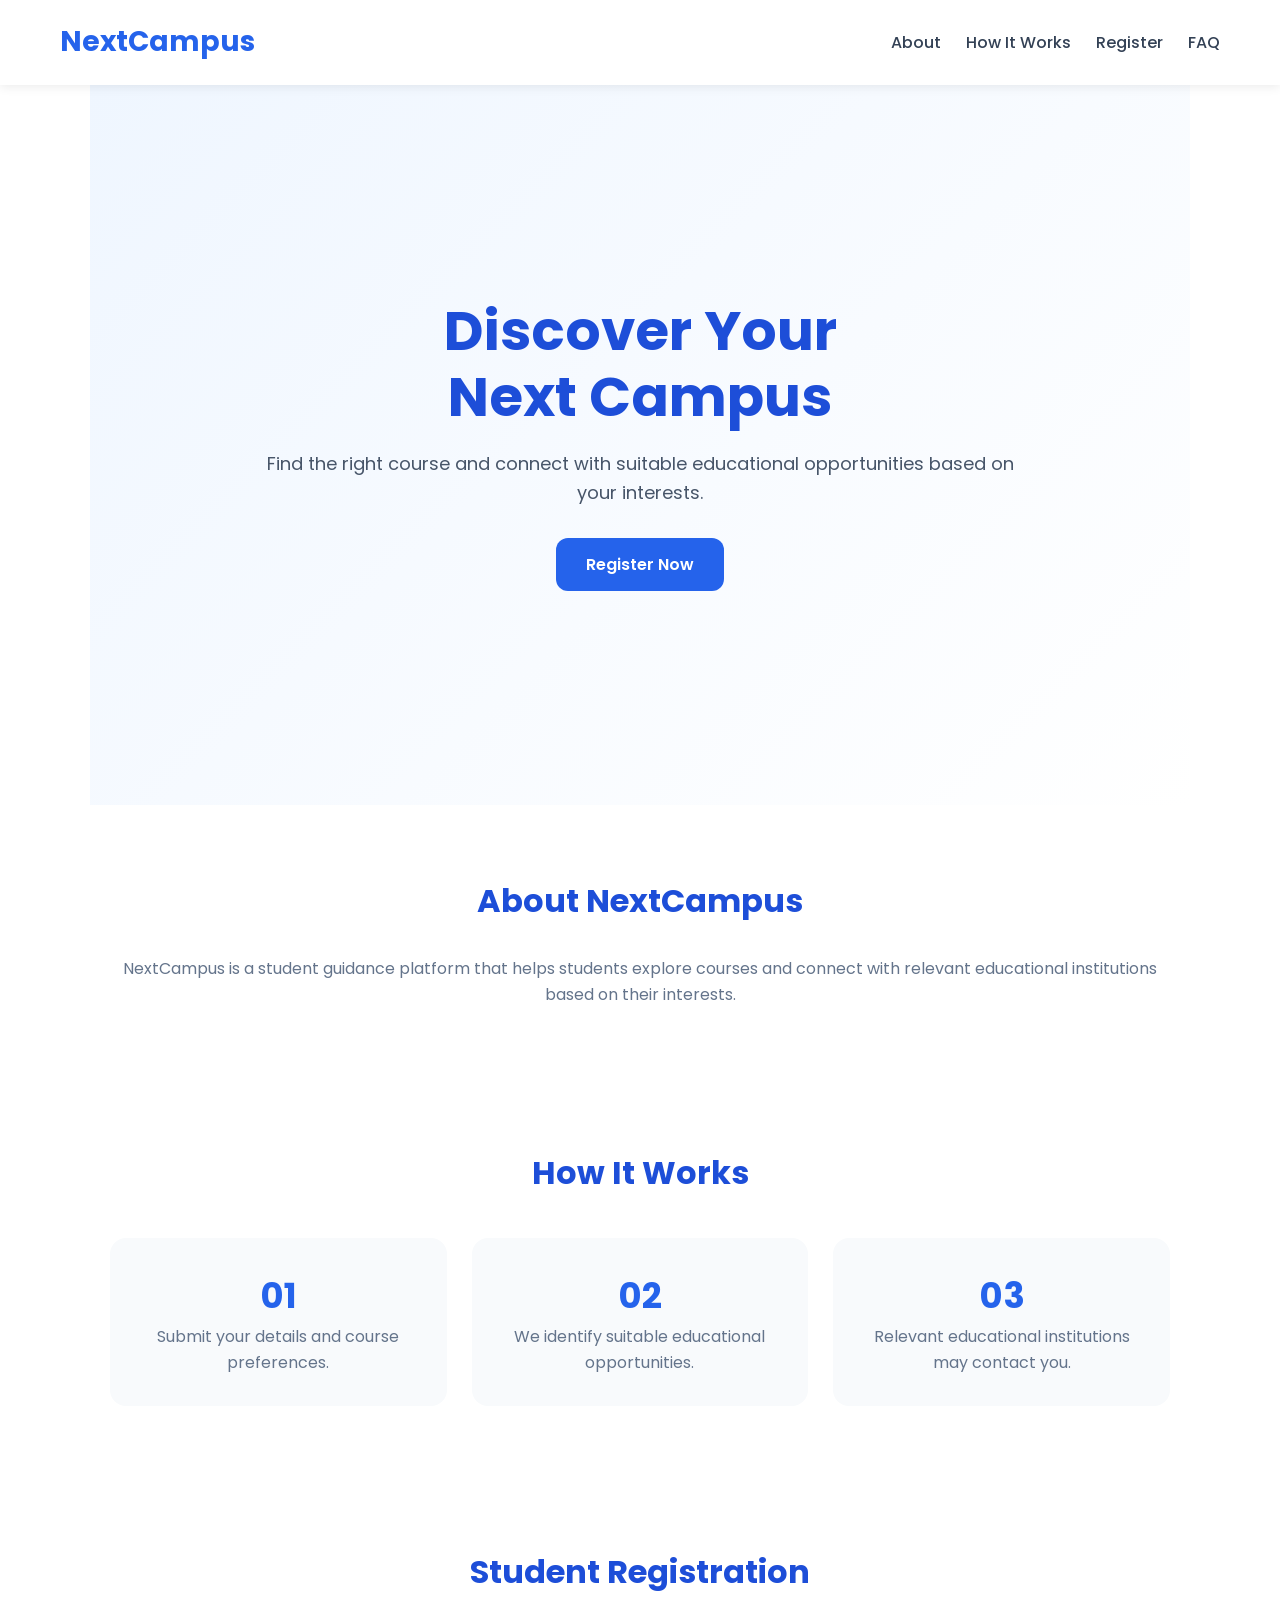
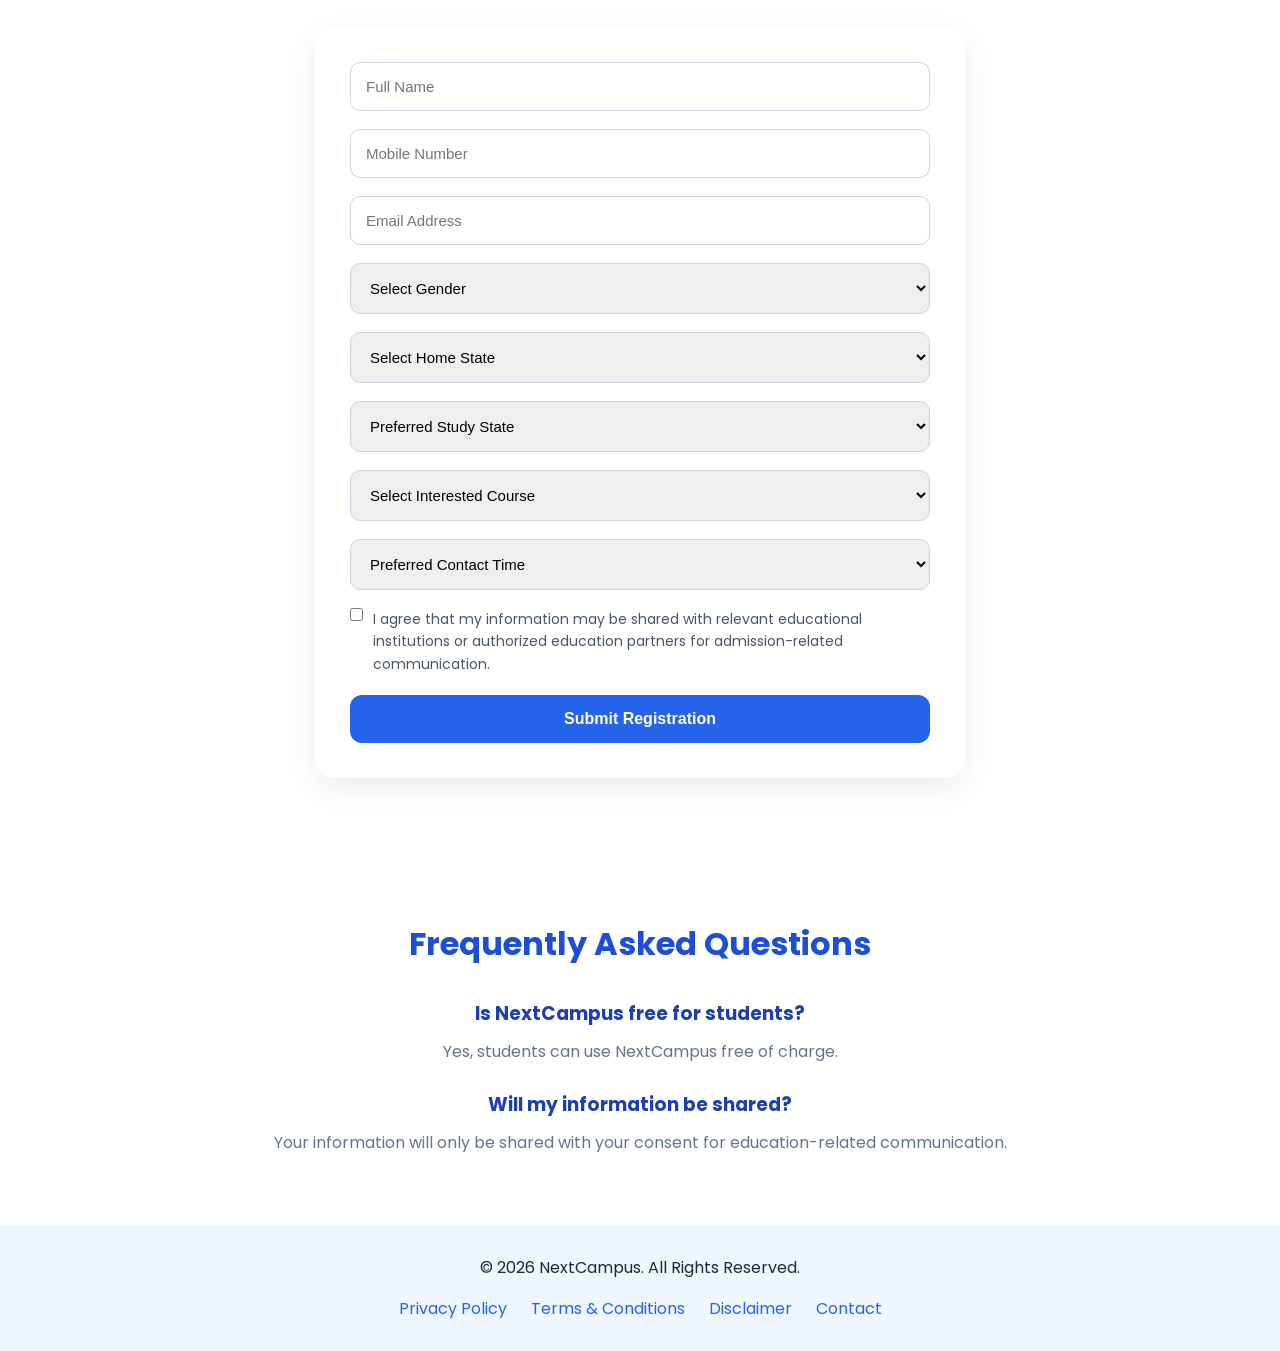
<file: index.html>
<!DOCTYPE html>
<html lang="en">

<head>

<meta charset="UTF-8">

<meta name="viewport" content="width=device-width, initial-scale=1.0">

<title>NextCampus | Discover Your Next Campus</title>

<meta name="description" content="NextCampus helps students discover courses and connect with educational institutions.">

<meta name="keywords" content="education, courses, colleges, admissions, career guidance">

<meta name="author" content="NextCampus">

<!-- Open Graph -->
<meta property="og:title" content="NextCampus | Discover Your Next Campus">
<meta property="og:description" content="Find the right course and connect with suitable educational opportunities.">
<meta property="og:type" content="website">

<!-- Google Font -->
<link rel="preconnect" href="https://fonts.googleapis.com">
<link rel="preconnect" href="https://fonts.gstatic.com" crossorigin>

<link href="https://fonts.googleapis.com/css2?family=Poppins:wght@400;500;600;700&display=swap" rel="stylesheet">

<!-- CSS -->
<link rel="stylesheet" href="css/style.css">

</head>

<body>

<!-- Navbar -->
<header>

<nav class="navbar">

<div class="logo">
NextCampus
</div>

<div class="nav-links">

<a href="#about">About</a>

<a href="#how">How It Works</a>

<a href="#register">Register</a>

<a href="#faq">FAQ</a>

</div>

</nav>

</header>

<!-- Hero Section -->

<section class="hero">

<div class="hero-content">

<h1>
Discover Your
<br>
Next Campus
</h1>

<p>
Find the right course and connect with suitable educational opportunities based on your interests.
</p>

<a href="#register" class="btn">
Register Now
</a>

</div>

</section>

<!-- About -->

<section id="about">

<h2>
About NextCampus
</h2>

<p>
NextCampus is a student guidance platform that helps students explore courses
and connect with relevant educational institutions based on their interests.
</p>

</section>

<!-- How It Works -->

<section id="how">

<h2>
How It Works
</h2>

<div class="steps">

<div>

<h3>01</h3>

<p>
Submit your details and course preferences.
</p>

</div>

<div>

<h3>02</h3>

<p>
We identify suitable educational opportunities.
</p>

</div>

<div>

<h3>03</h3>

<p>
Relevant educational institutions may contact you.
</p>

</div>

</div>

</section>

<!-- Registration Form -->

<section id="register">

<h2>
Student Registration
</h2>

<form id="studentForm">

<input
type="text"
id="name"
name="name"
placeholder="Full Name"
autocomplete="name"
required>

<input
type="tel"
id="phone"
name="phone"
placeholder="Mobile Number"
autocomplete="tel"
required>

<input
type="email"
id="email"
name="email"
placeholder="Email Address"
autocomplete="email"
required>

<!-- NEW GENDER DROPDOWN -->

<select
id="gender"
name="gender"
required>

<option value="">
Select Gender
</option>

<option value="Male">
Male
</option>

<option value="Female">
Female
</option>

<option value="Other">
Other
</option>

<option value="Prefer not to say">
Prefer not to say
</option>

</select>

<select
id="homeState"
name="homeState"
required>

<option value="">
Select Home State
</option>

</select>

<select
id="studyState"
name="studyState"
required>

<option value="">
Preferred Study State
</option>

</select>

<select
id="course"
name="course"
required>

<option value="">
Select Interested Course
</option>

</select>

<select
id="contactTime"
name="contactTime"
required>

<option value="">
Preferred Contact Time
</option>

<option>Morning</option>

<option>Afternoon</option>

<option>Evening</option>

<option>Anytime</option>

</select>

<label class="consent">

<input
type="checkbox"
id="consent"
required>

<span>

I agree that my information may be shared with relevant educational institutions or authorized education partners for admission-related communication.

</span>

</label>

<button type="submit">

Submit Registration

</button>

</form>

</section>

<!-- FAQ -->

<section id="faq">

<h2>
Frequently Asked Questions
</h2>

<h3>
Is NextCampus free for students?
</h3>

<p>
Yes, students can use NextCampus free of charge.
</p>

<h3>
Will my information be shared?
</h3>

<p>
Your information will only be shared with your consent for education-related communication.
</p>

</section>

<!-- Footer -->

<footer>

<p>
© 2026 NextCampus. All Rights Reserved.
</p>

<div class="footer-links">

<a href="privacy.html">
Privacy Policy
</a>

<a href="terms.html">
Terms & Conditions
</a>

<a href="disclaimer.html">
Disclaimer
</a>

<a href="contact.html">
Contact
</a>

</div>

</footer>

<script src="js/script.js"></script>

</body>

</html>
</file>
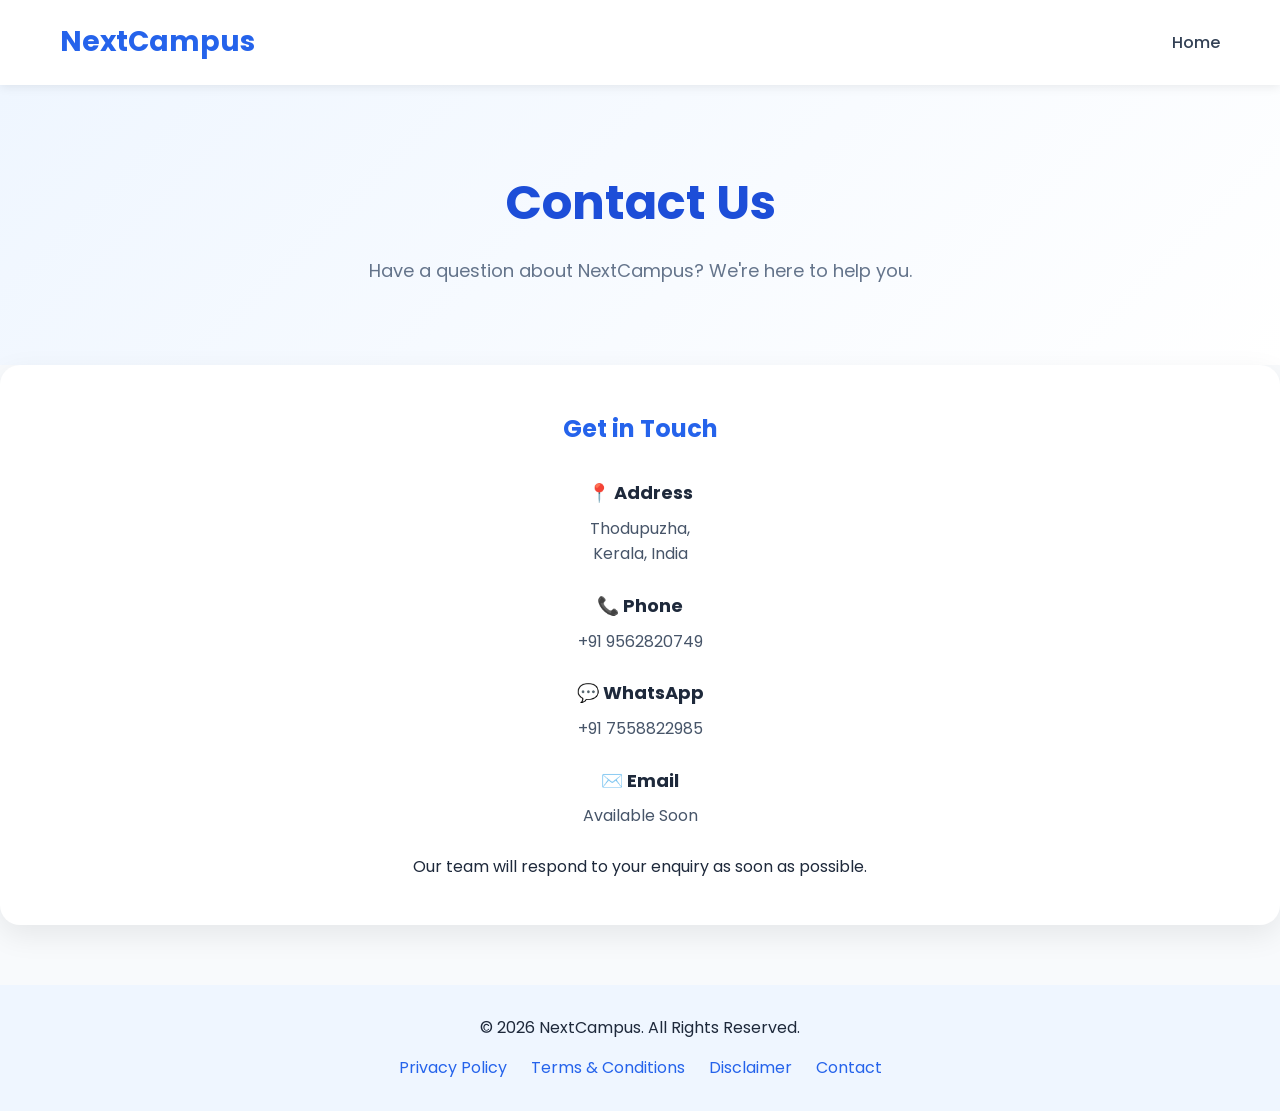
<file: contact.html>
<!DOCTYPE html>
<html lang="en">

<head>

<meta charset="UTF-8">

<meta name="viewport" content="width=device-width, initial-scale=1.0">

<title>Contact Us | NextCampus</title>

<meta name="description" content="Contact NextCampus for education-related enquiries.">

<link rel="preconnect" href="https://fonts.googleapis.com">

<link rel="preconnect" href="https://fonts.gstatic.com" crossorigin>

<link href="https://fonts.googleapis.com/css2?family=Poppins:wght@400;500;600;700&display=swap" rel="stylesheet">

<link rel="stylesheet" href="css/contact.css">

</head>

<body>

<header>

<nav class="navbar">

<div class="logo">
NextCampus
</div>

<div class="nav-links">

<a href="index.html">
Home
</a>

</div>

</nav>

</header>

<section class="hero">

<div class="hero-content">

<h1>
Contact Us
</h1>

<p>
Have a question about NextCampus? We're here to help you.
</p>

</div>

</section>

<section class="contact-wrapper">

<div class="contact-card">

<h2>
Get in Touch
</h2>

<div class="contact-item">

<h3>
📍 Address
</h3>

<p>
Thodupuzha,<br>
Kerala, India
</p>

</div>

<div class="contact-item">

<h3>
📞 Phone
</h3>

<p>

<a href="tel:+919562820749">
+91 9562820749
</a>

</p>

</div>

<div class="contact-item">

<h3>
💬 WhatsApp
</h3>

<p>

<a href="https://wa.me/917558822985" target="_blank">
+91 7558822985
</a>

</p>

</div>

<div class="contact-item">

<h3>
✉️ Email
</h3>

<p>
Available Soon
</p>

</div>

<p class="contact-note">

Our team will respond to your enquiry as soon as possible.

</p>

</div>

</section>

<footer>

<p>

© 2026 NextCampus. All Rights Reserved.

</p>

<div class="footer-links">

<a href="privacy.html">
Privacy Policy
</a>

<a href="terms.html">
Terms & Conditions
</a>

<a href="disclaimer.html">
Disclaimer
</a>

<a href="contact.html">
Contact
</a>

</div>

</footer>

</body>

</html>
</file>
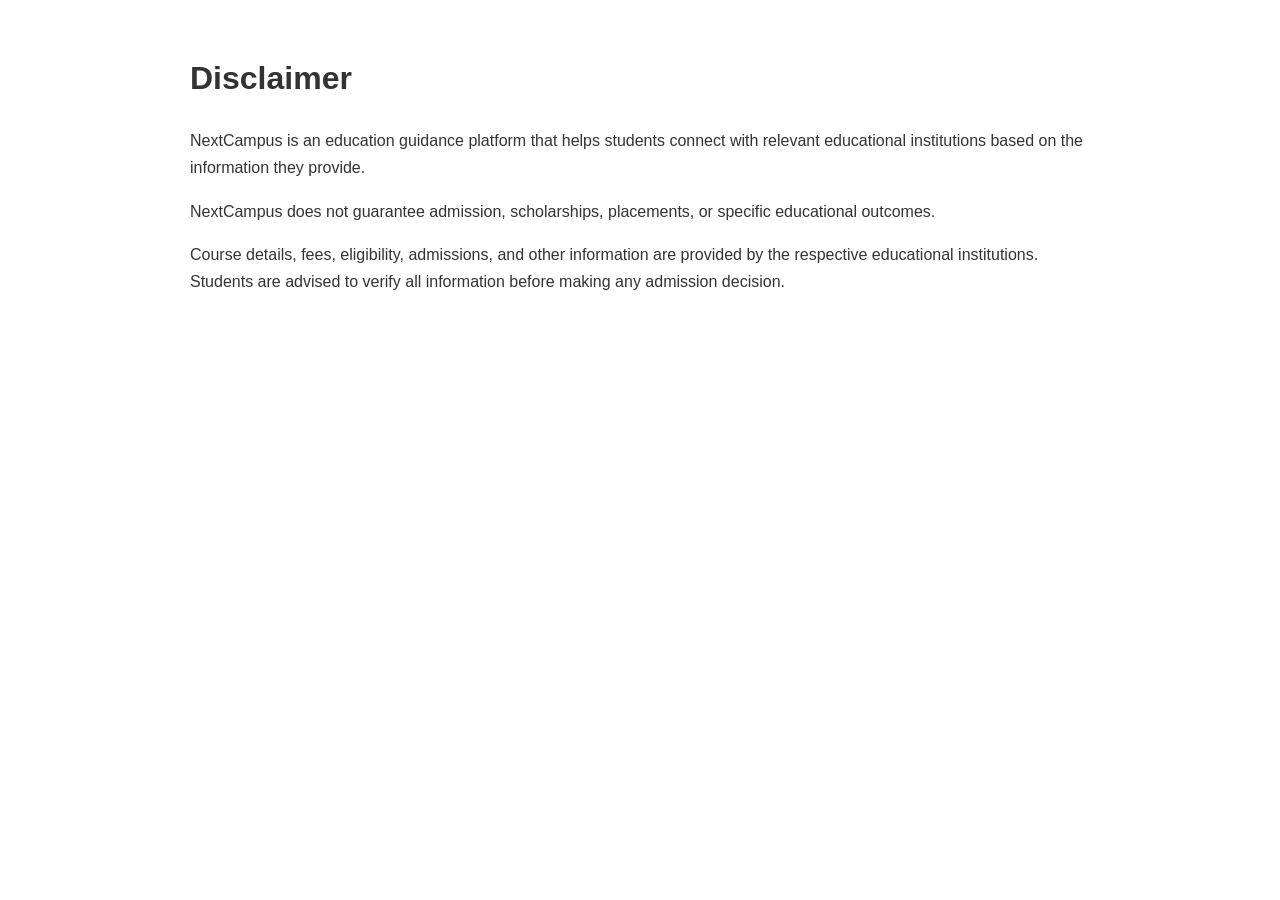
<file: disclaimer.html>
<!DOCTYPE html>
<html lang="en">
<head>
<meta charset="UTF-8">
<meta name="viewport" content="width=device-width, initial-scale=1.0">
<title>Disclaimer - NextCampus</title>

<style>
body{
font-family:Arial,sans-serif;
max-width:900px;
margin:auto;
padding:30px;
line-height:1.7;
color:#333;
}
</style>

</head>
<body>

<h1>Disclaimer</h1>

<p>
NextCampus is an education guidance platform that helps students connect
with relevant educational institutions based on the information they provide.
</p>

<p>
NextCampus does not guarantee admission, scholarships, placements, or
specific educational outcomes.
</p>

<p>
Course details, fees, eligibility, admissions, and other information are
provided by the respective educational institutions. Students are advised
to verify all information before making any admission decision.
</p>

</body>
</html>
</file>
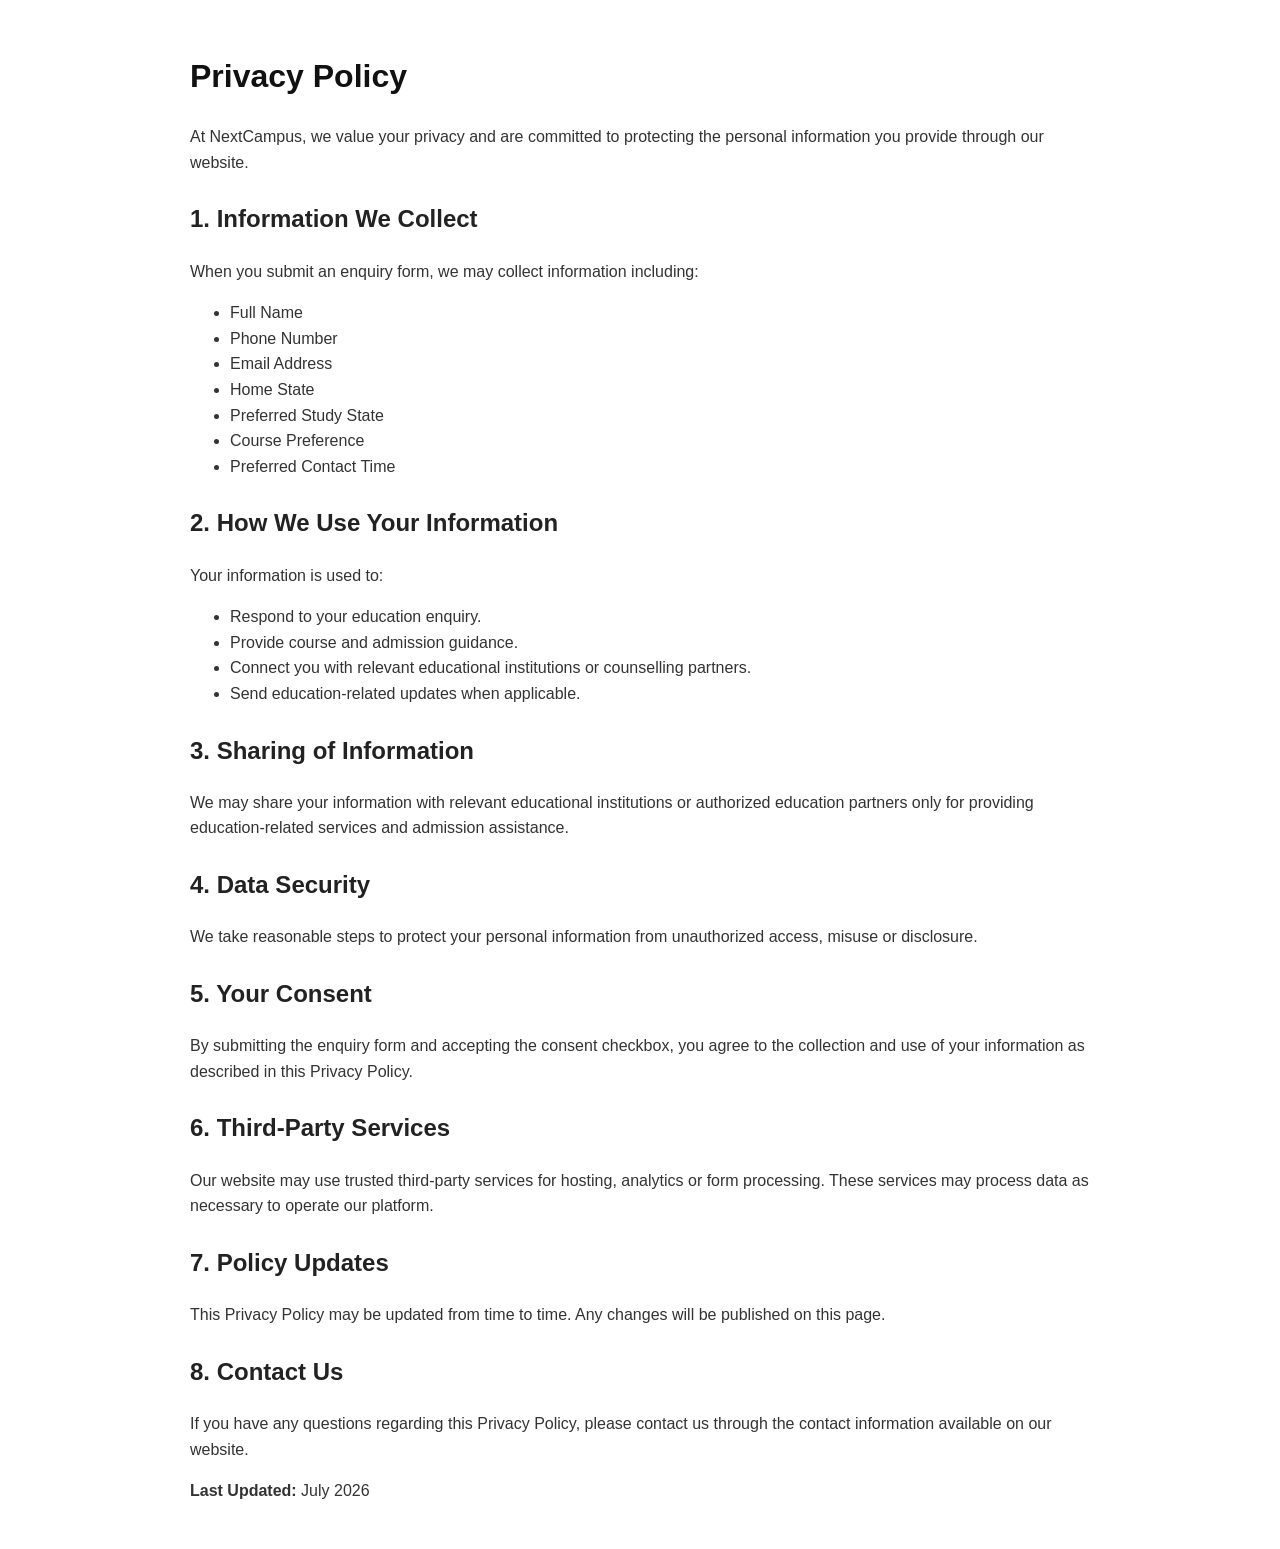
<file: privacy.html>
<!DOCTYPE html>
<html lang="en">

<head>

<meta charset="UTF-8">
<meta name="viewport" content="width=device-width, initial-scale=1.0">

<title>Privacy Policy - NextCampus</title>

<style>

body{
    font-family: Arial, sans-serif;
    line-height: 1.6;
    max-width: 900px;
    margin: auto;
    padding: 30px;
    color: #333;
}

h1{
    color: #111;
}

h2{
    margin-top: 25px;
    color: #222;
}

p{
    margin-bottom: 15px;
}

</style>

</head>

<body>

<h1>Privacy Policy</h1>

<p>
At NextCampus, we value your privacy and are committed to protecting the
personal information you provide through our website.
</p>

<h2>1. Information We Collect</h2>

<p>
When you submit an enquiry form, we may collect information including:
</p>

<ul>
<li>Full Name</li>
<li>Phone Number</li>
<li>Email Address</li>
<li>Home State</li>
<li>Preferred Study State</li>
<li>Course Preference</li>
<li>Preferred Contact Time</li>
</ul>

<h2>2. How We Use Your Information</h2>

<p>
Your information is used to:
</p>

<ul>
<li>Respond to your education enquiry.</li>
<li>Provide course and admission guidance.</li>
<li>Connect you with relevant educational institutions or counselling partners.</li>
<li>Send education-related updates when applicable.</li>
</ul>

<h2>3. Sharing of Information</h2>

<p>
We may share your information with relevant educational institutions or
authorized education partners only for providing education-related services
and admission assistance.
</p>

<h2>4. Data Security</h2>

<p>
We take reasonable steps to protect your personal information from
unauthorized access, misuse or disclosure.
</p>

<h2>5. Your Consent</h2>

<p>
By submitting the enquiry form and accepting the consent checkbox, you
agree to the collection and use of your information as described in this
Privacy Policy.
</p>

<h2>6. Third-Party Services</h2>

<p>
Our website may use trusted third-party services for hosting, analytics or
form processing. These services may process data as necessary to operate
our platform.
</p>

<h2>7. Policy Updates</h2>

<p>
This Privacy Policy may be updated from time to time. Any changes will be
published on this page.
</p>

<h2>8. Contact Us</h2>

<p>
If you have any questions regarding this Privacy Policy, please contact us
through the contact information available on our website.
</p>

<p><strong>Last Updated:</strong> July 2026</p>

</body>

</html>
</file>
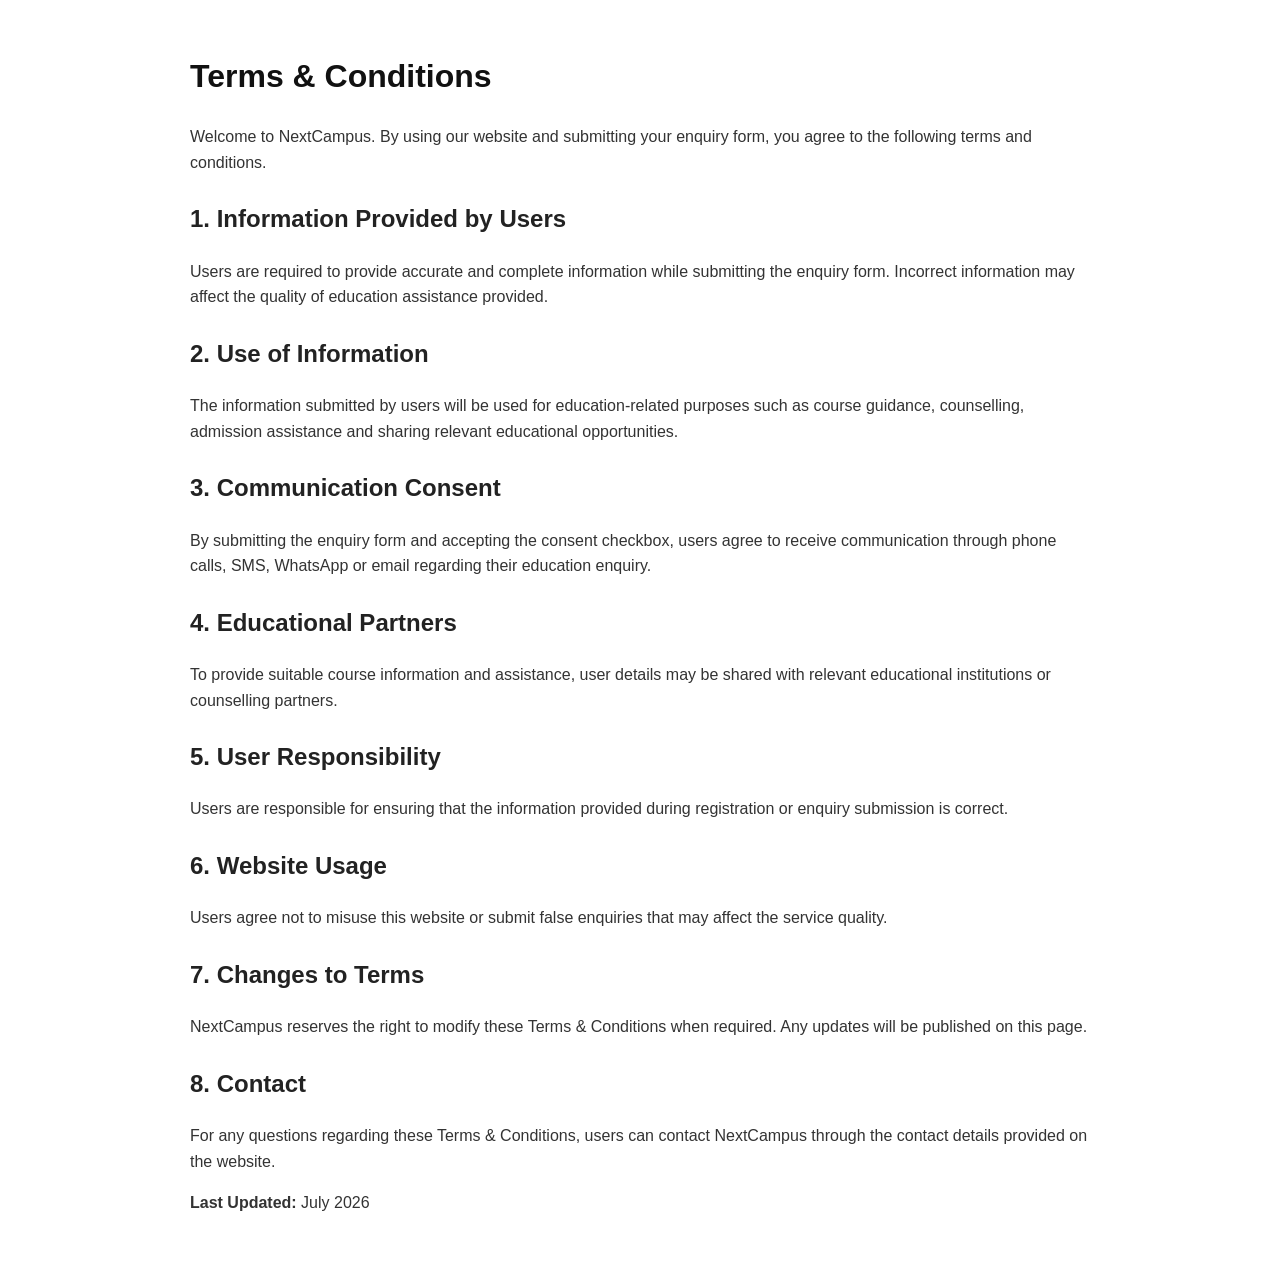
<file: terms.html>
<!DOCTYPE html>
<html lang="en">

<head>

<meta charset="UTF-8">
<meta name="viewport" content="width=device-width, initial-scale=1.0">

<title>Terms & Conditions - NextCampus</title>

<style>

body {
    font-family: Arial, sans-serif;
    line-height: 1.6;
    max-width: 900px;
    margin: auto;
    padding: 30px;
    color: #333;
}

h1 {
    color: #111;
}

h2 {
    margin-top: 25px;
    color: #222;
}

p {
    margin-bottom: 15px;
}

</style>

</head>


<body>


<h1>Terms & Conditions</h1>


<p>
Welcome to NextCampus. By using our website and submitting your enquiry
form, you agree to the following terms and conditions.
</p>


<h2>1. Information Provided by Users</h2>

<p>
Users are required to provide accurate and complete information while
submitting the enquiry form. Incorrect information may affect the quality
of education assistance provided.
</p>


<h2>2. Use of Information</h2>

<p>
The information submitted by users will be used for education-related
purposes such as course guidance, counselling, admission assistance and
sharing relevant educational opportunities.
</p>


<h2>3. Communication Consent</h2>

<p>
By submitting the enquiry form and accepting the consent checkbox, users
agree to receive communication through phone calls, SMS, WhatsApp or email
regarding their education enquiry.
</p>


<h2>4. Educational Partners</h2>

<p>
To provide suitable course information and assistance, user details may be
shared with relevant educational institutions or counselling partners.
</p>


<h2>5. User Responsibility</h2>

<p>
Users are responsible for ensuring that the information provided during
registration or enquiry submission is correct.
</p>


<h2>6. Website Usage</h2>

<p>
Users agree not to misuse this website or submit false enquiries that may
affect the service quality.
</p>


<h2>7. Changes to Terms</h2>

<p>
NextCampus reserves the right to modify these Terms & Conditions when
required. Any updates will be published on this page.
</p>


<h2>8. Contact</h2>

<p>
For any questions regarding these Terms & Conditions, users can contact
NextCampus through the contact details provided on the website.
</p>


<p>
<strong>Last Updated:</strong> July 2026
</p>


</body>

</html>
</file>
<file: css/style.css>
/* ===============================
   Global Styles
================================ */

*{
    margin:0;
    padding:0;
    box-sizing:border-box;
}


html{
    scroll-behavior:smooth;
}


body{

    font-family:'Poppins', sans-serif;

    background:#ffffff;

    color:#1e293b;

    line-height:1.6;

}



/* ===============================
   Navbar
================================ */

header{

    position:sticky;

    top:0;

    z-index:1000;

    background:white;

    box-shadow:0 2px 10px rgba(0,0,0,0.08);

}



.navbar{

    max-width:1200px;

    margin:auto;

    padding:20px;

    display:flex;

    justify-content:space-between;

    align-items:center;

}



.logo{

    font-size:28px;

    font-weight:700;

    color:#2563eb;

}



.nav-links{

    display:flex;

    gap:25px;

}



.nav-links a{

    text-decoration:none;

    color:#334155;

    font-weight:500;

}



.nav-links a:hover{

    color:#2563eb;

}






/* ===============================
   Hero Section
================================ */

.hero{

    min-height:80vh;

    display:flex;

    align-items:center;

    justify-content:center;

    text-align:center;

    padding:40px 20px;

    background:linear-gradient(
        135deg,
        #eff6ff,
        #ffffff
    );

}



.hero-content{

    max-width:750px;

}



.hero h1{

    font-size:55px;

    line-height:1.2;

    color:#1d4ed8;

    margin-bottom:20px;

}



.hero p{

    font-size:18px;

    color:#475569;

    margin-bottom:30px;

}




.btn{

    display:inline-block;

    padding:14px 30px;

    background:#2563eb;

    color:white;

    text-decoration:none;

    border-radius:12px;

    font-weight:600;

    transition:.3s;

}



.btn:hover{

    background:#1d4ed8;

}






/* ===============================
   Sections
================================ */


section{

    max-width:1100px;

    margin:auto;

    padding:70px 20px;

}



section h2{

    text-align:center;

    font-size:32px;

    color:#1d4ed8;

    margin-bottom:30px;

}



section p{

    text-align:center;

    color:#64748b;

}






/* ===============================
   Steps
================================ */


.steps{

    display:grid;

    grid-template-columns:repeat(3,1fr);

    gap:25px;

    margin-top:40px;

}



.steps div{

    background:#f8fafc;

    padding:30px;

    border-radius:16px;

    text-align:center;

}



.steps h3{

    font-size:35px;

    color:#2563eb;

}







/* ===============================
   Form
================================ */


#studentForm{

    max-width:650px;

    margin:auto;

    background:white;

    padding:35px;

    border-radius:20px;

    box-shadow:0 10px 30px rgba(0,0,0,.08);

}



#studentForm input,
#studentForm select{


    width:100%;

    padding:15px;

    margin-bottom:18px;

    border:1px solid #cbd5e1;

    border-radius:10px;

    font-size:15px;

    outline:none;

}



#studentForm input:focus,
#studentForm select:focus{

    border-color:#2563eb;

}





.consent{

    display:flex;

    gap:10px;

    align-items:flex-start;

    font-size:14px;

    color:#475569;

    margin-bottom:20px;

}



.consent input{

    width:auto!important;

}




#studentForm button{


    width:100%;

    padding:15px;

    background:#2563eb;

    color:white;

    border:none;

    border-radius:12px;

    font-size:16px;

    font-weight:600;

    cursor:pointer;

}



#studentForm button:hover{

    background:#1d4ed8;

}







/* ===============================
   FAQ
================================ */


#faq h3{

    margin-top:25px;

    color:#1e40af;

    text-align:center;

}



#faq p{

    margin-top:10px;

}






/* ===============================
   Footer
================================ */


footer{

    background:#eff6ff;

    padding:30px 20px;

    text-align:center;

}



.footer-links{

    margin-top:15px;

}



.footer-links a{

    margin:0 10px;

    text-decoration:none;

    color:#2563eb;

}






/* ===============================
   Mobile Responsive
================================ */


@media(max-width:768px){


.navbar{

    flex-direction:column;

    gap:15px;

}



.nav-links{

    gap:15px;

    flex-wrap:wrap;

    justify-content:center;

}



.hero h1{

    font-size:38px;

}



.steps{

    grid-template-columns:1fr;

}


}
</file>
<file: css/contact.css>
/* ===============================
   Global
================================ */

*{
    margin:0;
    padding:0;
    box-sizing:border-box;
}

body{
    font-family:'Poppins',sans-serif;
    background:#f8fafc;
    color:#1e293b;
    line-height:1.6;
}

/* ===============================
   Header
================================ */

header{
    background:#ffffff;
    box-shadow:0 2px 10px rgba(0,0,0,.08);
    position:sticky;
    top:0;
    z-index:1000;
}

.navbar{
    max-width:1200px;
    margin:auto;
    padding:20px;
    display:flex;
    justify-content:space-between;
    align-items:center;
}

.logo{
    font-size:28px;
    font-weight:700;
    color:#2563eb;
}

.nav-links a{
    text-decoration:none;
    color:#334155;
    font-weight:500;
}

.nav-links a:hover{
    color:#2563eb;
}

/* ===============================
   Hero
================================ */

.hero{
    background:linear-gradient(135deg,#eff6ff,#ffffff);
    padding:80px 20px;
    text-align:center;
}

.hero h1{
    font-size:48px;
    color:#1d4ed8;
    margin-bottom:15px;
}

.hero p{
    color:#64748b;
    font-size:18px;
}

/* ===============================
   Contact Card
================================ */

.contact-container{
    max-width:700px;
    margin:60px auto;
    padding:0 20px;
}

.contact-card{
    background:#ffffff;
    padding:45px;
    border-radius:20px;
    box-shadow:0 10px 30px rgba(0,0,0,.08);
    text-align:center;
}

.contact-card h2{
    color:#2563eb;
    margin-bottom:30px;
}

.contact-item{
    margin-bottom:25px;
}

.contact-item h3{
    color:#1e293b;
    margin-bottom:8px;
    font-size:18px;
}

.contact-item p,
.contact-item a{
    color:#475569;
    text-decoration:none;
    font-size:16px;
}

.contact-item a:hover{
    color:#2563eb;
}

/* ===============================
   Footer
================================ */

footer{
    background:#eff6ff;
    text-align:center;
    padding:30px 20px;
    margin-top:60px;
}

.footer-links{
    margin-top:15px;
}

.footer-links a{
    text-decoration:none;
    margin:0 10px;
    color:#2563eb;
}

.footer-links a:hover{
    text-decoration:underline;
}

/* ===============================
   Responsive
================================ */

@media(max-width:768px){

.hero h1{
    font-size:36px;
}

.contact-card{
    padding:30px 20px;
}

.navbar{
    flex-direction:column;
    gap:15px;
}

}
</file>
